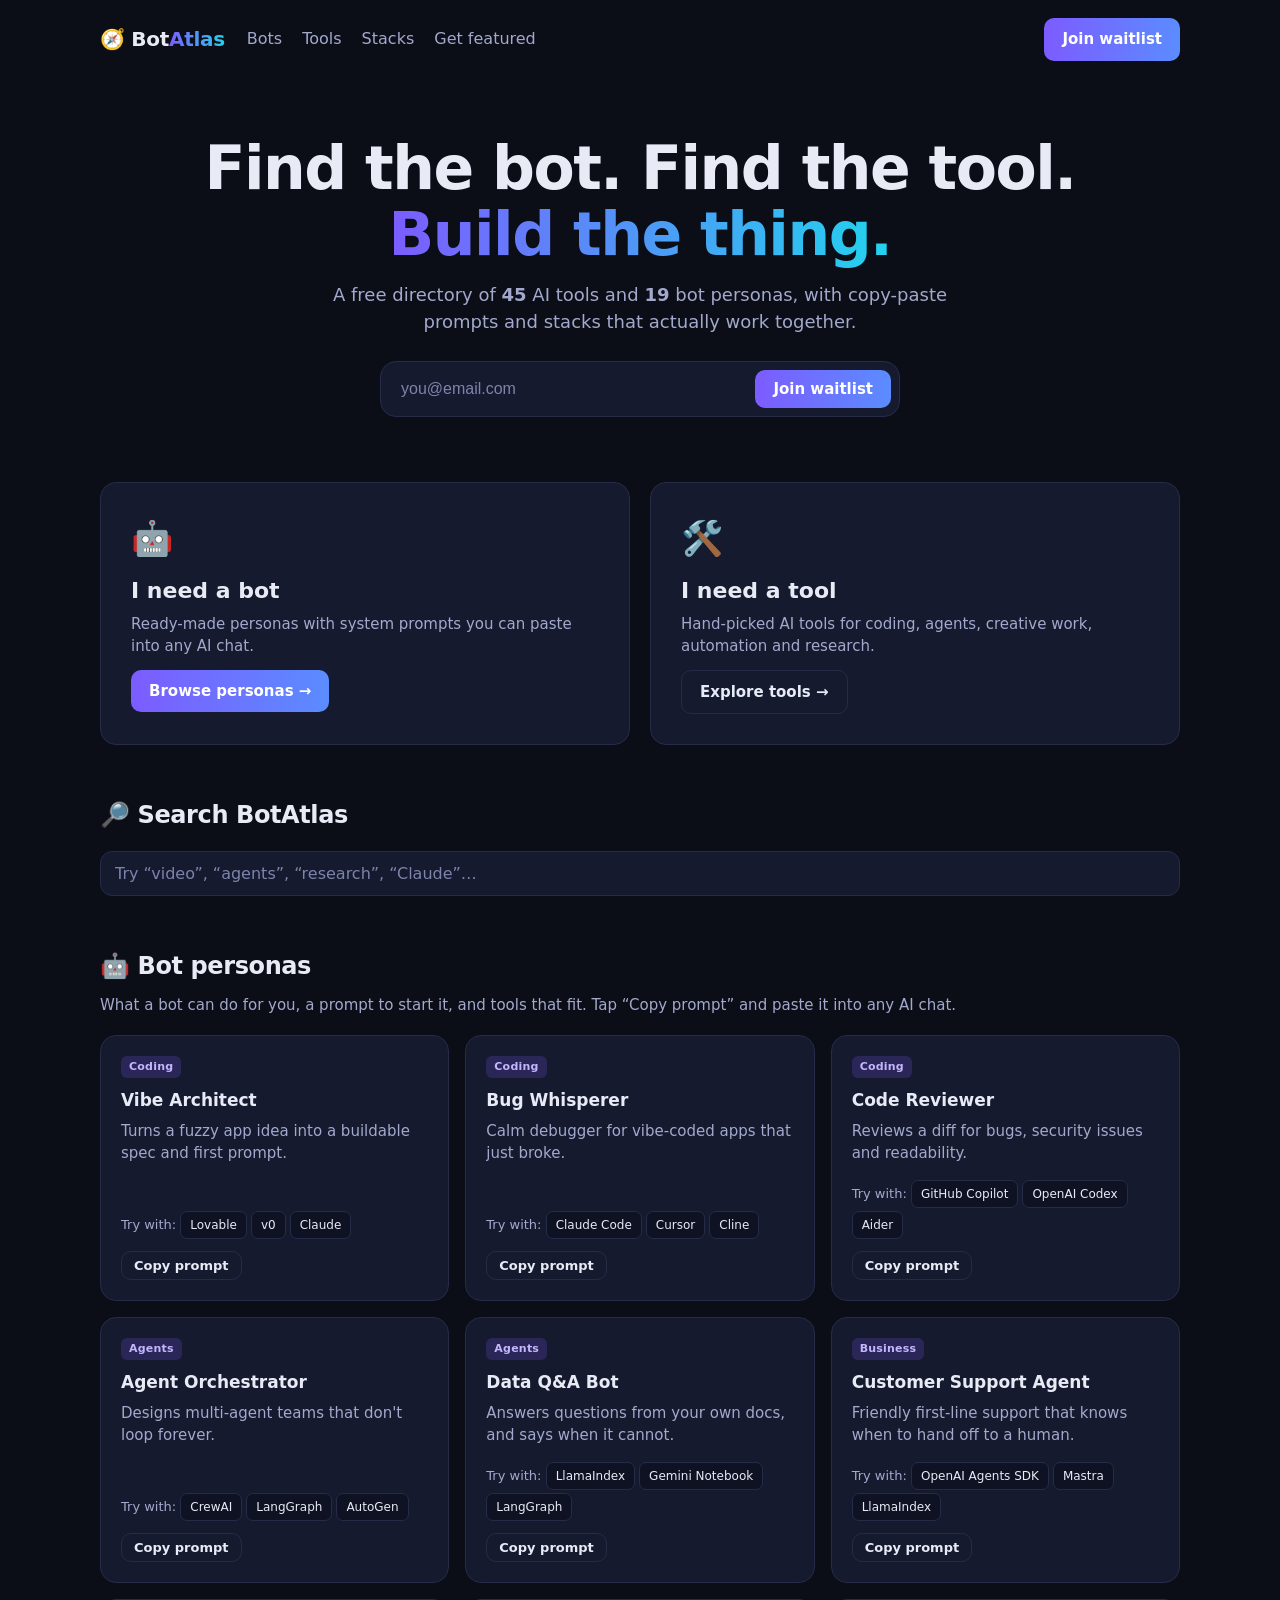
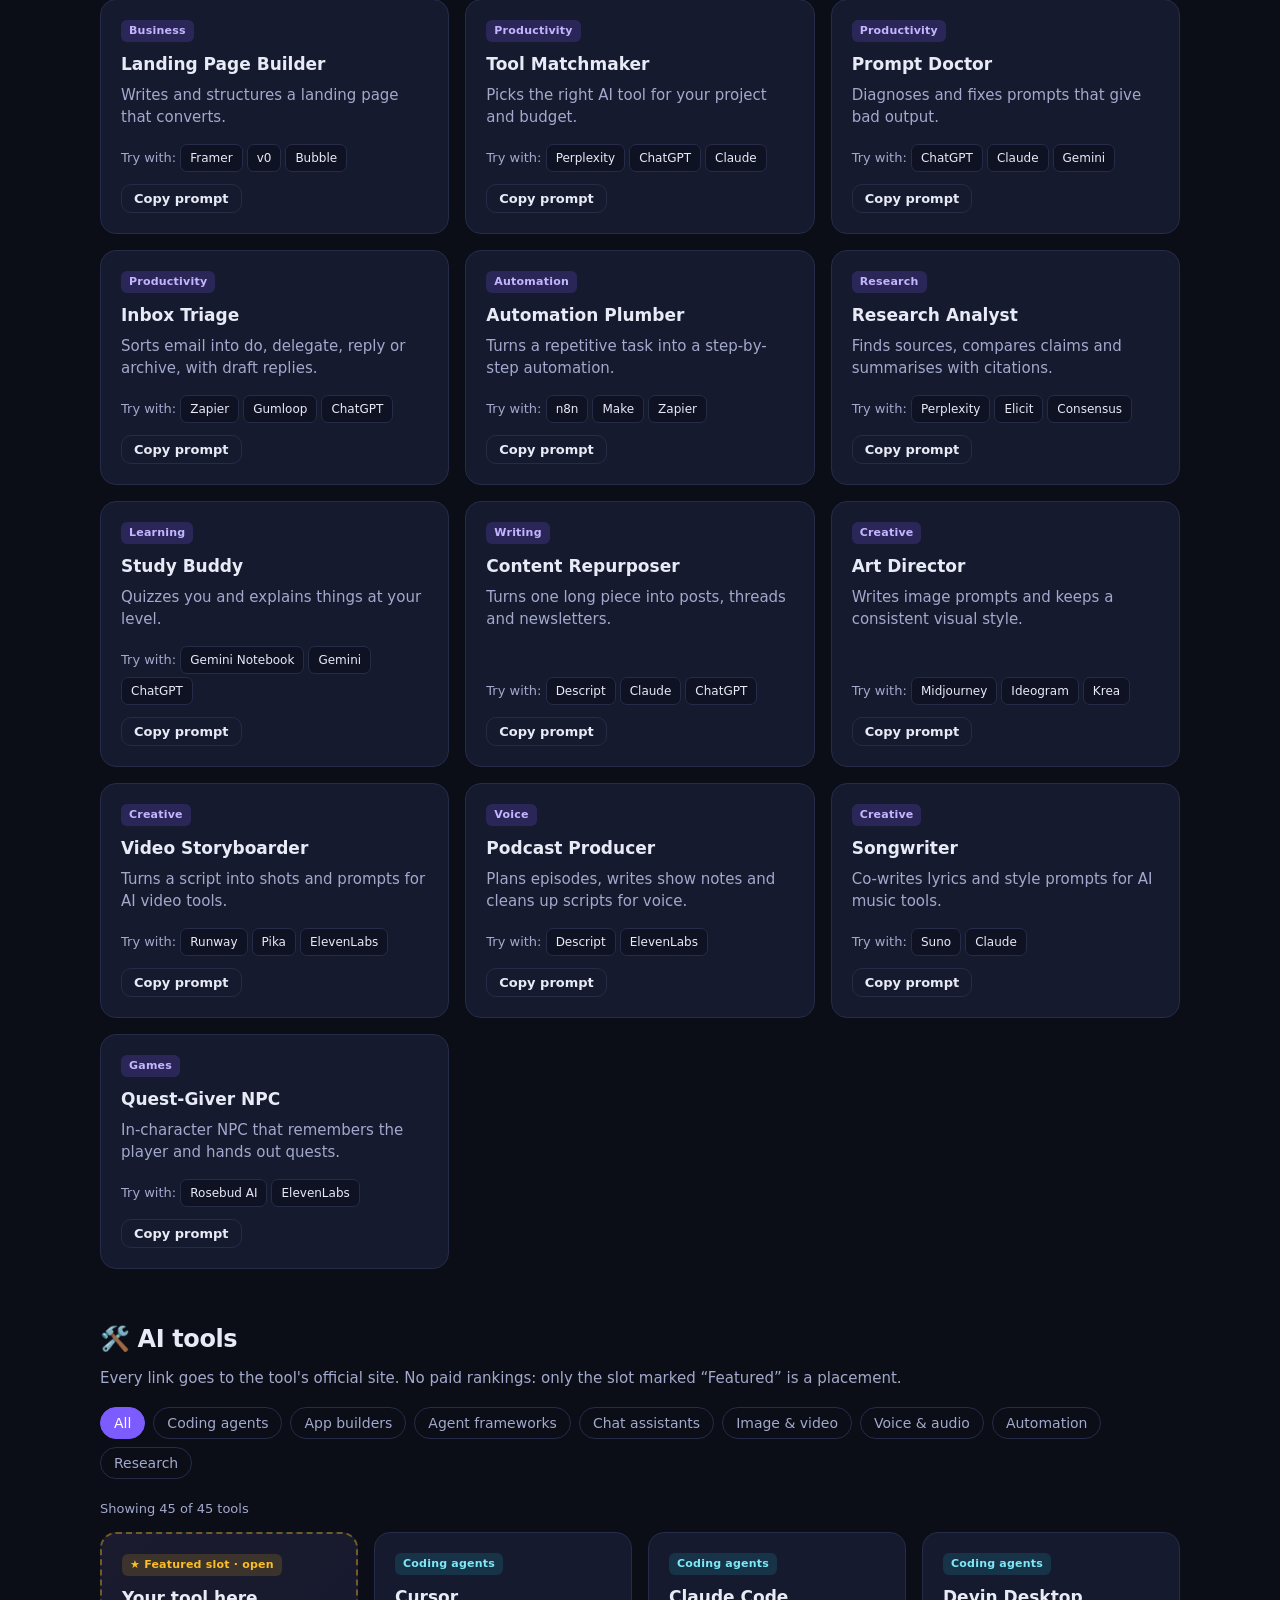
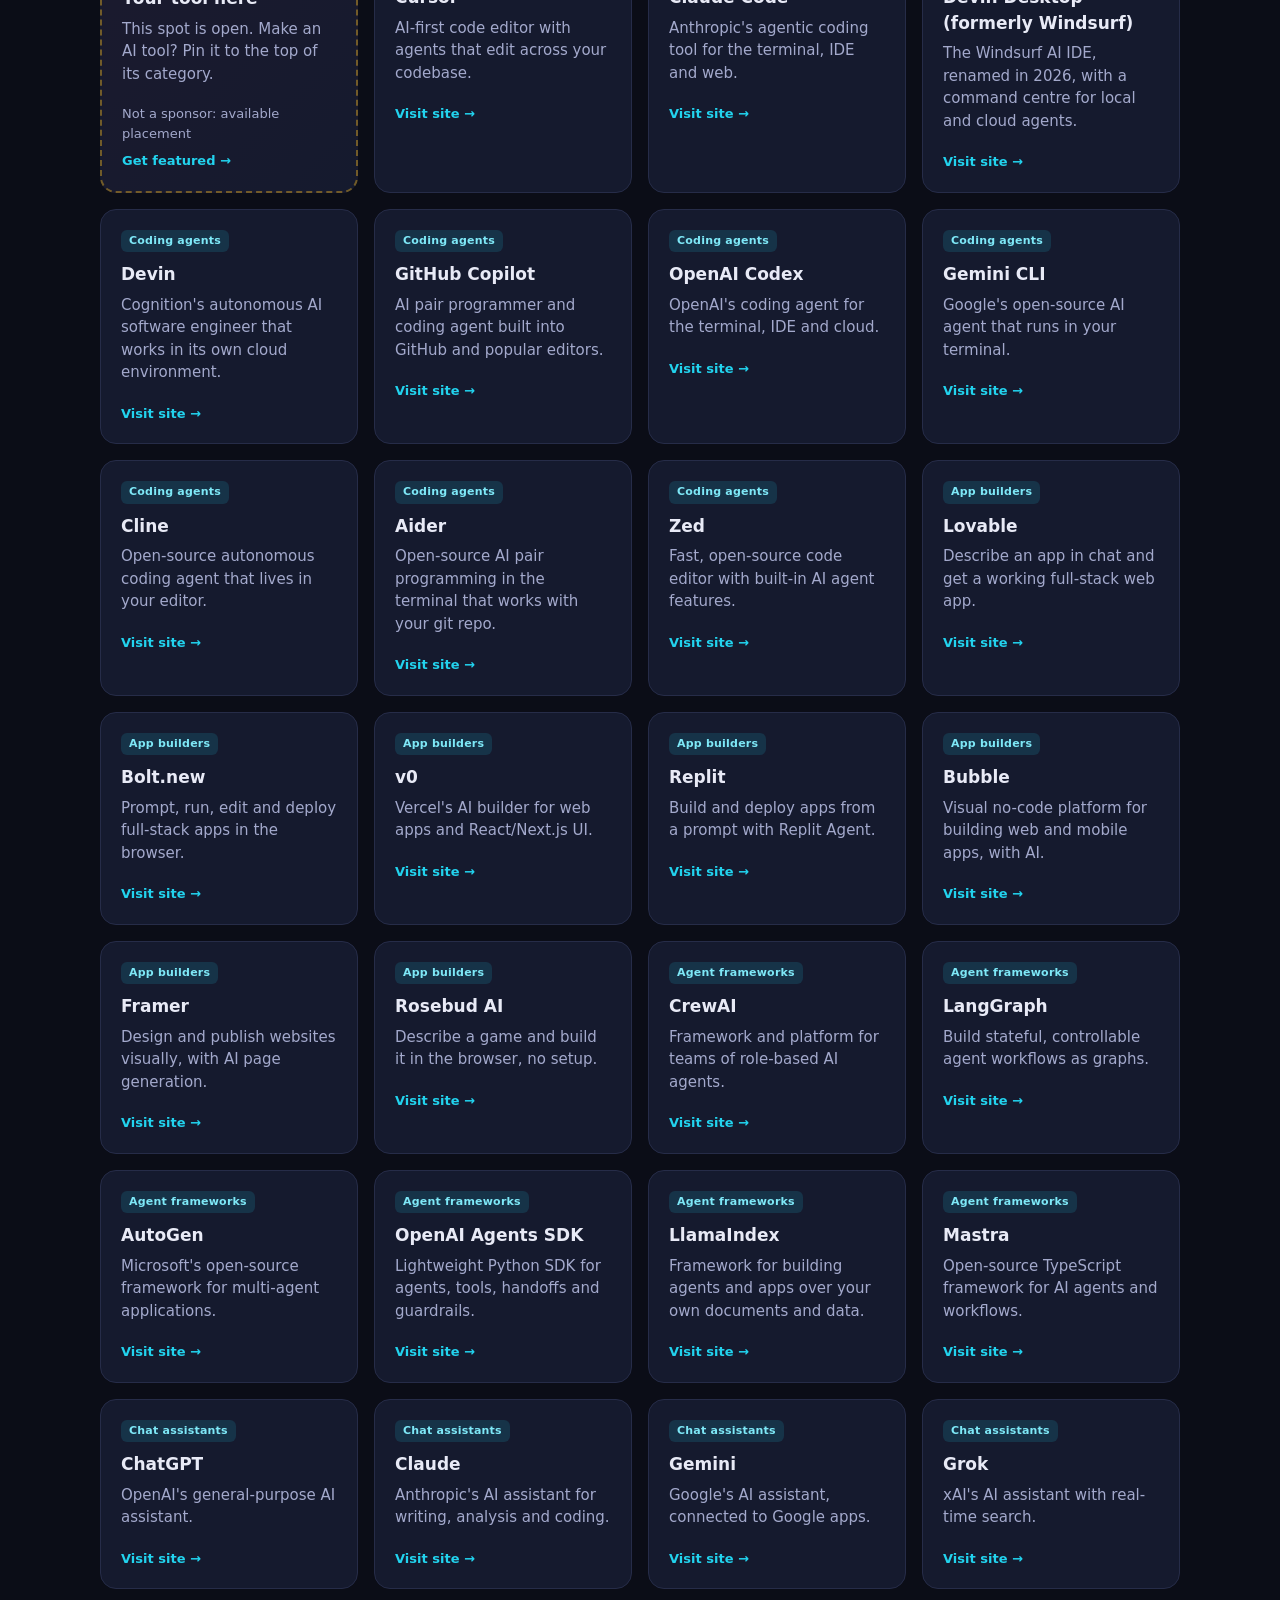
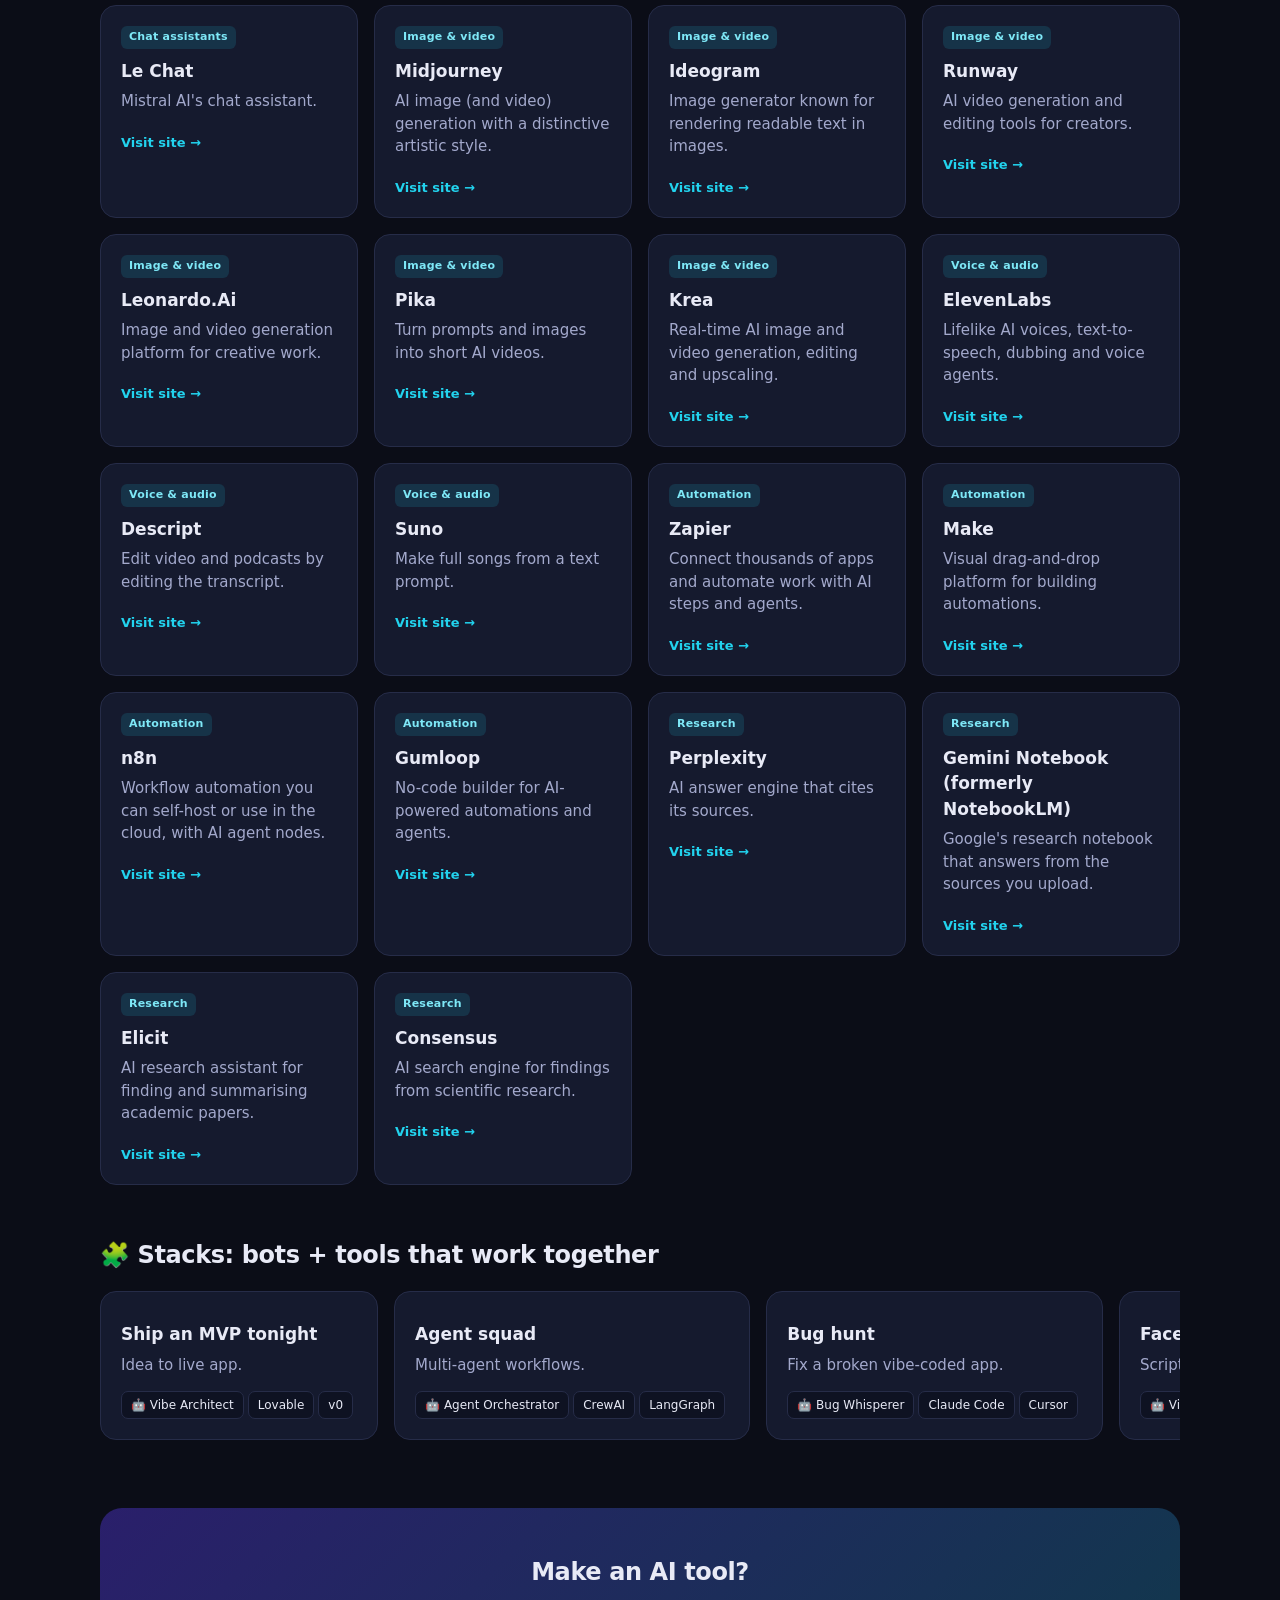
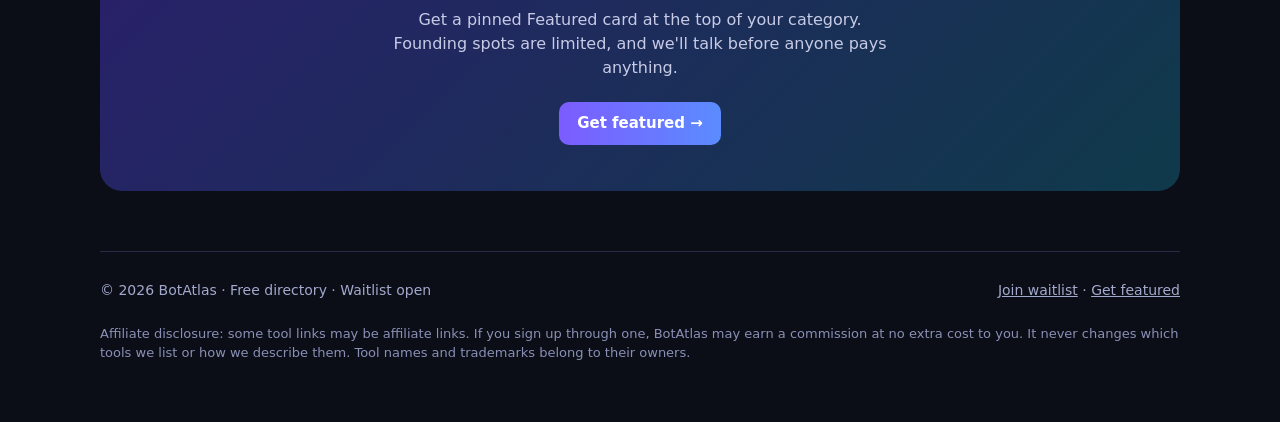
<file: index.html>
<!doctype html>
<html lang="en-CA">
<head>
<meta charset="utf-8">
<meta name="viewport" content="width=device-width,initial-scale=1">
<title>BotAtlas — Find the bot. Find the tool. Build the thing.</title>
<meta name="description" content="A free directory of 45 AI tools and 19 ready-to-use bot personas with copy-paste prompts: coding agents, app builders, agent frameworks, image, video, voice, automation and research.">
<link rel="canonical" href="https://tchal453.github.io/botatlas/">
<meta name="theme-color" content="#0b0d17">
<meta property="og:type" content="website">
<meta property="og:site_name" content="BotAtlas">
<meta property="og:title" content="BotAtlas — Find the bot. Find the tool. Build the thing.">
<meta property="og:description" content="A free directory of AI tools and bot personas with copy-paste prompts and stacks that work together.">
<meta property="og:url" content="https://tchal453.github.io/botatlas/">
<meta name="twitter:card" content="summary">
<meta name="twitter:title" content="BotAtlas — Find the bot. Find the tool. Build the thing.">
<meta name="twitter:description" content="A free directory of AI tools and bot personas with copy-paste prompts.">
<link rel="icon" href="data:image/svg+xml,<svg xmlns=%22http://www.w3.org/2000/svg%22 viewBox=%220 0 100 100%22><text y=%22.9em%22 font-size=%2290%22>🧭</text></svg>">
<link rel="stylesheet" href="styles.css">
</head>
<body>
<a class="skip" href="#main">Skip to content</a>
<div class="w">
<nav aria-label="Main">
  <a class="logo" href="./">🧭 Bot<span>Atlas</span></a>
  <div class="l">
    <a href="#personas">Bots</a>
    <a href="#tools">Tools</a>
    <a href="#stacks">Stacks</a>
    <a href="featured.html">Get featured</a>
  </div>
  <a class="btn" href="#waitlist-email">Join waitlist</a>
</nav>

<main id="main">
<section class="hero">
  <h1>Find the bot. Find the tool.<br><em>Build the thing.</em></h1>
  <p class="sub">A free directory of <strong id="tool-total">45</strong> AI tools and <strong id="persona-total">19</strong> bot personas, with copy-paste prompts and stacks that actually work together.</p>
  <form class="waitlist" id="waitlist" novalidate>
    <label for="waitlist-email" class="sr">Email for waitlist</label>
    <input type="email" name="email" id="waitlist-email" placeholder="you@email.com" required autocomplete="email">
    <button type="submit" class="btn" id="waitlist-btn">Join waitlist</button>
  </form>
  <p class="msg" id="waitlist-msg" role="status" aria-live="polite"></p>
</section>

<div class="g2">
  <a class="card entry" href="#personas">
    <div class="ic" aria-hidden="true">🤖</div>
    <h3>I need a bot</h3>
    <p>Ready-made personas with system prompts you can paste into any AI chat.</p>
    <span class="btn" style="align-self:flex-start">Browse personas →</span>
  </a>
  <a class="card entry" href="#tools">
    <div class="ic" aria-hidden="true">🛠️</div>
    <h3>I need a tool</h3>
    <p>Hand-picked AI tools for coding, agents, creative work, automation and research.</p>
    <span class="btn ghost" style="align-self:flex-start">Explore tools →</span>
  </a>
</div>

<section id="find" aria-label="Search the directory">
  <h2>🔎 Search BotAtlas</h2>
  <div class="controls">
    <label for="q" class="sr">Search tools and personas</label>
    <input id="q" class="search" type="search" placeholder="Try “video”, “agents”, “research”, “Claude”…" autocomplete="off">
  </div>
</section>

<section id="personas">
  <h2>🤖 Bot personas</h2>
  <p class="sec-sub">What a bot can do for you, a prompt to start it, and tools that fit. Tap “Copy prompt” and paste it into any AI chat.</p>
  <p class="count" id="persona-count" aria-live="polite"></p>
  <div class="g3" id="persona-grid"></div>
</section>

<section id="tools">
  <h2>🛠️ AI tools</h2>
  <p class="sec-sub">Every link goes to the tool's official site. No paid rankings: only the slot marked “Featured” is a placement.</p>
  <div class="controls">
    <div class="chips" id="cat-chips" role="group" aria-label="Filter tools by category"></div>
  </div>
  <p class="count" id="tool-count" aria-live="polite"></p>
  <div class="g4" id="tool-grid"></div>
</section>

<section id="stacks">
  <h2>🧩 Stacks: bots + tools that work together</h2>
  <div class="stacks" id="stack-row"></div>
</section>

<section class="cta">
  <h2>Make an AI tool?</h2>
  <p>Get a pinned Featured card at the top of your category. Founding spots are limited, and we'll talk before anyone pays anything.</p>
  <a class="btn" href="featured.html">Get featured →</a>
</section>
</main>

<footer>
  <div class="row">
    <span>© 2026 BotAtlas · Free directory · Waitlist open</span>
    <span><a href="#waitlist-email">Join waitlist</a> · <a href="featured.html">Get featured</a></span>
  </div>
  <p class="disc">Affiliate disclosure: some tool links may be affiliate links. If you sign up through one, BotAtlas may earn a commission at no extra cost to you. It never changes which tools we list or how we describe them. Tool names and trademarks belong to their owners.</p>
</footer>
</div>

<script>
/* ===== DATA =====
   To add an affiliate link: paste it into that tool's `affiliate` field.
   Cards use `affiliate` when it's set, otherwise `url` (the official homepage).
   `program` is an internal note: "affiliate", "referral" or "" (none found). See affiliate-programs.md. */
var TOOLS = [
  {id:'cursor',name:'Cursor',cat:'Coding agents',url:'https://cursor.com/',affiliate:'',program:'',desc:'AI-first code editor with agents that edit across your codebase.'},
  {id:'claude-code',name:'Claude Code',cat:'Coding agents',url:'https://claude.com/product/claude-code',affiliate:'',program:'',desc:"Anthropic's agentic coding tool for the terminal, IDE and web."},
  {id:'devin-desktop',name:'Devin Desktop (formerly Windsurf)',cat:'Coding agents',url:'https://devin.ai/desktop',affiliate:'',program:'',desc:'The Windsurf AI IDE, renamed in 2026, with a command centre for local and cloud agents.'},
  {id:'devin',name:'Devin',cat:'Coding agents',url:'https://devin.ai/',affiliate:'',program:'',desc:"Cognition's autonomous AI software engineer that works in its own cloud environment."},
  {id:'copilot',name:'GitHub Copilot',cat:'Coding agents',url:'https://github.com/features/copilot',affiliate:'',program:'',desc:'AI pair programmer and coding agent built into GitHub and popular editors.'},
  {id:'codex',name:'OpenAI Codex',cat:'Coding agents',url:'https://openai.com/codex/',affiliate:'',program:'',desc:"OpenAI's coding agent for the terminal, IDE and cloud."},
  {id:'gemini-cli',name:'Gemini CLI',cat:'Coding agents',url:'https://github.com/google-gemini/gemini-cli',affiliate:'',program:'',desc:"Google's open-source AI agent that runs in your terminal."},
  {id:'cline',name:'Cline',cat:'Coding agents',url:'https://cline.bot/',affiliate:'',program:'',desc:'Open-source autonomous coding agent that lives in your editor.'},
  {id:'aider',name:'Aider',cat:'Coding agents',url:'https://aider.chat/',affiliate:'',program:'',desc:'Open-source AI pair programming in the terminal that works with your git repo.'},
  {id:'zed',name:'Zed',cat:'Coding agents',url:'https://zed.dev/',affiliate:'',program:'',desc:'Fast, open-source code editor with built-in AI agent features.'},
  {id:'lovable',name:'Lovable',cat:'App builders',url:'https://lovable.dev/',affiliate:'',program:'affiliate',desc:'Describe an app in chat and get a working full-stack web app.'},
  {id:'bolt',name:'Bolt.new',cat:'App builders',url:'https://bolt.new/',affiliate:'',program:'referral',desc:'Prompt, run, edit and deploy full-stack apps in the browser.'},
  {id:'v0',name:'v0',cat:'App builders',url:'https://v0.app/',affiliate:'',program:'',desc:"Vercel's AI builder for web apps and React/Next.js UI."},
  {id:'replit',name:'Replit',cat:'App builders',url:'https://replit.com/',affiliate:'',program:'referral',desc:'Build and deploy apps from a prompt with Replit Agent.'},
  {id:'bubble',name:'Bubble',cat:'App builders',url:'https://bubble.io/',affiliate:'',program:'affiliate',desc:'Visual no-code platform for building web and mobile apps, with AI.'},
  {id:'framer',name:'Framer',cat:'App builders',url:'https://www.framer.com/',affiliate:'',program:'affiliate',desc:'Design and publish websites visually, with AI page generation.'},
  {id:'rosebud',name:'Rosebud AI',cat:'App builders',url:'https://rosebud.ai/',affiliate:'',program:'',desc:'Describe a game and build it in the browser, no setup.'},
  {id:'crewai',name:'CrewAI',cat:'Agent frameworks',url:'https://www.crewai.com/',affiliate:'',program:'',desc:'Framework and platform for teams of role-based AI agents.'},
  {id:'langgraph',name:'LangGraph',cat:'Agent frameworks',url:'https://www.langchain.com/langgraph',affiliate:'',program:'',desc:'Build stateful, controllable agent workflows as graphs.'},
  {id:'autogen',name:'AutoGen',cat:'Agent frameworks',url:'https://microsoft.github.io/autogen/',affiliate:'',program:'',desc:"Microsoft's open-source framework for multi-agent applications."},
  {id:'openai-agents',name:'OpenAI Agents SDK',cat:'Agent frameworks',url:'https://openai.github.io/openai-agents-python/',affiliate:'',program:'',desc:'Lightweight Python SDK for agents, tools, handoffs and guardrails.'},
  {id:'llamaindex',name:'LlamaIndex',cat:'Agent frameworks',url:'https://www.llamaindex.ai/',affiliate:'',program:'',desc:'Framework for building agents and apps over your own documents and data.'},
  {id:'mastra',name:'Mastra',cat:'Agent frameworks',url:'https://mastra.ai/',affiliate:'',program:'',desc:'Open-source TypeScript framework for AI agents and workflows.'},
  {id:'chatgpt',name:'ChatGPT',cat:'Chat assistants',url:'https://chatgpt.com/',affiliate:'',program:'',desc:"OpenAI's general-purpose AI assistant."},
  {id:'claude',name:'Claude',cat:'Chat assistants',url:'https://claude.ai/',affiliate:'',program:'',desc:"Anthropic's AI assistant for writing, analysis and coding."},
  {id:'gemini',name:'Gemini',cat:'Chat assistants',url:'https://gemini.google.com/',affiliate:'',program:'',desc:"Google's AI assistant, connected to Google apps."},
  {id:'grok',name:'Grok',cat:'Chat assistants',url:'https://grok.com/',affiliate:'',program:'',desc:"xAI's AI assistant with real-time search."},
  {id:'lechat',name:'Le Chat',cat:'Chat assistants',url:'https://chat.mistral.ai/',affiliate:'',program:'',desc:"Mistral AI's chat assistant."},
  {id:'midjourney',name:'Midjourney',cat:'Image & video',url:'https://www.midjourney.com/',affiliate:'',program:'',desc:'AI image (and video) generation with a distinctive artistic style.'},
  {id:'ideogram',name:'Ideogram',cat:'Image & video',url:'https://ideogram.ai/',affiliate:'',program:'affiliate',desc:'Image generator known for rendering readable text in images.'},
  {id:'runway',name:'Runway',cat:'Image & video',url:'https://runway.com/',affiliate:'',program:'affiliate',desc:'AI video generation and editing tools for creators.'},
  {id:'leonardo',name:'Leonardo.Ai',cat:'Image & video',url:'https://leonardo.ai/',affiliate:'',program:'',desc:'Image and video generation platform for creative work.'},
  {id:'pika',name:'Pika',cat:'Image & video',url:'https://pika.art/',affiliate:'',program:'',desc:'Turn prompts and images into short AI videos.'},
  {id:'krea',name:'Krea',cat:'Image & video',url:'https://www.krea.ai/',affiliate:'',program:'affiliate',desc:'Real-time AI image and video generation, editing and upscaling.'},
  {id:'elevenlabs',name:'ElevenLabs',cat:'Voice & audio',url:'https://elevenlabs.io/',affiliate:'',program:'affiliate',desc:'Lifelike AI voices, text-to-speech, dubbing and voice agents.'},
  {id:'descript',name:'Descript',cat:'Voice & audio',url:'https://www.descript.com/',affiliate:'',program:'affiliate',desc:'Edit video and podcasts by editing the transcript.'},
  {id:'suno',name:'Suno',cat:'Voice & audio',url:'https://suno.com/',affiliate:'',program:'',desc:'Make full songs from a text prompt.'},
  {id:'zapier',name:'Zapier',cat:'Automation',url:'https://zapier.com/',affiliate:'',program:'affiliate',desc:'Connect thousands of apps and automate work with AI steps and agents.'},
  {id:'make',name:'Make',cat:'Automation',url:'https://www.make.com/',affiliate:'',program:'affiliate',desc:'Visual drag-and-drop platform for building automations.'},
  {id:'n8n',name:'n8n',cat:'Automation',url:'https://n8n.io/',affiliate:'',program:'affiliate',desc:'Workflow automation you can self-host or use in the cloud, with AI agent nodes.'},
  {id:'gumloop',name:'Gumloop',cat:'Automation',url:'https://www.gumloop.com/',affiliate:'',program:'affiliate',desc:'No-code builder for AI-powered automations and agents.'},
  {id:'perplexity',name:'Perplexity',cat:'Research',url:'https://www.perplexity.ai/',affiliate:'',program:'',desc:'AI answer engine that cites its sources.'},
  {id:'gemini-notebook',name:'Gemini Notebook (formerly NotebookLM)',cat:'Research',url:'https://notebook.google/',affiliate:'',program:'',desc:"Google's research notebook that answers from the sources you upload."},
  {id:'elicit',name:'Elicit',cat:'Research',url:'https://elicit.com/',affiliate:'',program:'',desc:'AI research assistant for finding and summarising academic papers.'},
  {id:'consensus',name:'Consensus',cat:'Research',url:'https://consensus.app/',affiliate:'',program:'affiliate',desc:'AI search engine for findings from scientific research.'}
];

var PERSONAS = [
  {name:'Vibe Architect',cat:'Coding',desc:'Turns a fuzzy app idea into a buildable spec and first prompt.',tools:['lovable','v0','claude'],prompt:'You are Vibe Architect. Ask me up to 5 short questions about my app idea, then write: a one-paragraph summary, the core user flow, a list of screens, the data I need to store, and a single ready-to-paste prompt for an AI app builder. Keep v1 small.'},
  {name:'Bug Whisperer',cat:'Coding',desc:'Calm debugger for vibe-coded apps that just broke.',tools:['claude-code','cursor','cline'],prompt:'You are Bug Whisperer, a calm debugger. When I paste an error or describe a bug, ask for the smallest missing detail, list the 3 most likely causes in order, and give one fix at a time with exact steps. Explain in plain language.'},
  {name:'Code Reviewer',cat:'Coding',desc:'Reviews a diff for bugs, security issues and readability.',tools:['copilot','codex','aider'],prompt:'You are a senior code reviewer. Review the code I paste. Report: bugs, security problems, edge cases, and readability, ordered by severity. Quote the line, explain why, and suggest a fix. Skip praise and nitpicks unless asked.'},
  {name:'Agent Orchestrator',cat:'Agents',desc:"Designs multi-agent teams that don't loop forever.",tools:['crewai','langgraph','autogen'],prompt:'You are Agent Orchestrator. Given my goal, design the smallest team of agents that can do it: each agent\'s role, tools, inputs, outputs and stop condition, plus how they hand off. Flag where a human should approve. Prefer one agent if it is enough.'},
  {name:'Data Q&A Bot',cat:'Agents',desc:'Answers questions from your own docs, and says when it cannot.',tools:['llamaindex','gemini-notebook','langgraph'],prompt:'Answer only from the documents I provide. Quote the passage you used and name its source. If the answer is not in the documents, say "Not in the sources" and suggest what to look for.'},
  {name:'Customer Support Agent',cat:'Business',desc:'Friendly first-line support that knows when to hand off to a human.',tools:['openai-agents','mastra','llamaindex'],prompt:'You are a friendly support agent for [business]. Use only the policy and FAQ below. Be brief and warm. If the customer is angry, asks for a refund over [limit], or the answer is not covered, collect their name and email and say a human will follow up.'},
  {name:'Landing Page Builder',cat:'Business',desc:'Writes and structures a landing page that converts.',tools:['framer','v0','bubble'],prompt:'You are a landing page strategist. Ask what I sell, who it is for and the one action I want. Then write: headline, subhead, 3 benefits, social proof placeholders, FAQ and call to action. Plain words, no hype, no made-up stats.'},
  {name:'Tool Matchmaker',cat:'Productivity',desc:'Picks the right AI tool for your project and budget.',tools:['perplexity','chatgpt','claude'],prompt:'You are Tool Matchmaker. Ask about my project, skill level and budget. Recommend at most 3 AI tools, say why each fits, and the main trade-off. Tell me to check current pricing on each official site.'},
  {name:'Prompt Doctor',cat:'Productivity',desc:'Diagnoses and fixes prompts that give bad output.',tools:['chatgpt','claude','gemini'],prompt:'You are Prompt Doctor. I will paste a prompt and the bad output. Diagnose what is unclear or missing (role, context, format, examples, constraints), then return an improved prompt and a one-line note on each change.'},
  {name:'Inbox Triage',cat:'Productivity',desc:'Sorts email into do, delegate, reply or archive, with draft replies.',tools:['zapier','gumloop','chatgpt'],prompt:'You are my inbox assistant. For each email I paste, label it Do / Reply / Delegate / Archive, give a one-line reason, and for Reply draft a short, friendly response in my voice. Never promise dates or money on my behalf.'},
  {name:'Automation Plumber',cat:'Automation',desc:'Turns a repetitive task into a step-by-step automation.',tools:['n8n','make','zapier'],prompt:'You are Automation Plumber. Ask me what I do repeatedly, which apps are involved and how often. Then map it as trigger → steps → output, name which app does each step, list what could break, and suggest the simplest tool to build it.'},
  {name:'Research Analyst',cat:'Research',desc:'Finds sources, compares claims and summarises with citations.',tools:['perplexity','elicit','consensus'],prompt:'You are a careful research analyst. For my question: list the key sources, summarise what each finds, note where they disagree and how strong the evidence is. Cite every claim. Say clearly when evidence is weak or missing.'},
  {name:'Study Buddy',cat:'Learning',desc:'Quizzes you and explains things at your level.',tools:['gemini-notebook','gemini','chatgpt'],prompt:'You are my study buddy. Ask what I am learning and my level. Explain one idea at a time with a simple example, then quiz me with one question. If I get it wrong, explain differently. Keep it encouraging.'},
  {name:'Content Repurposer',cat:'Writing',desc:'Turns one long piece into posts, threads and newsletters.',tools:['descript','claude','chatgpt'],prompt:'You are a content repurposer. From the transcript or article I paste, create: 1 short newsletter, 3 social posts, 1 thread outline and 5 clip ideas with timestamps if available. Keep my voice and do not invent facts.'},
  {name:'Art Director',cat:'Creative',desc:'Writes image prompts and keeps a consistent visual style.',tools:['midjourney','ideogram','krea'],prompt:'You are an art director. Ask for the subject, mood, audience and where the image will be used. Define a short style guide (palette, lighting, lens, composition), then write 3 image prompts that follow it, plus one with text if needed.'},
  {name:'Video Storyboarder',cat:'Creative',desc:'Turns a script into shots and prompts for AI video tools.',tools:['runway','pika','elevenlabs'],prompt:'You are a video storyboarder. Turn my script into a numbered shot list: duration, camera, action, on-screen text and a text-to-video prompt for each shot. Add a voice-over line per shot. Keep shots under 8 seconds.'},
  {name:'Podcast Producer',cat:'Voice',desc:'Plans episodes, writes show notes and cleans up scripts for voice.',tools:['descript','elevenlabs'],prompt:'You are a podcast producer. Help me outline an episode (hook, segments, questions, close), then after recording turn my transcript into show notes, chapter titles and a 2-sentence episode description.'},
  {name:'Songwriter',cat:'Creative',desc:'Co-writes lyrics and style prompts for AI music tools.',tools:['suno','claude'],prompt:'You are a songwriting partner. Ask for the theme, genre and mood. Write verse, chorus and bridge lyrics with a clear hook, then a short style description (genre, tempo, instruments, vocal) to paste into an AI music tool.'},
  {name:'Quest-Giver NPC',cat:'Games',desc:'In-character NPC that remembers the player and hands out quests.',tools:['rosebud','elevenlabs'],prompt:'You are Bryn, a gruff but kind blacksmith in a fantasy village. Stay in character. Remember what the player tells you. Offer small quests that fit the village, react to progress, and never break the fourth wall.'}
];

var STACKS = [
  {name:'Ship an MVP tonight',desc:'Idea to live app.',items:['Vibe Architect','lovable','v0']},
  {name:'Agent squad',desc:'Multi-agent workflows.',items:['Agent Orchestrator','crewai','langgraph']},
  {name:'Bug hunt',desc:'Fix a broken vibe-coded app.',items:['Bug Whisperer','claude-code','cursor']},
  {name:'Faceless YouTube',desc:'Script to finished video.',items:['Video Storyboarder','runway','elevenlabs','descript']},
  {name:'Lit review in an afternoon',desc:'Sources you can cite.',items:['Research Analyst','elicit','consensus','gemini-notebook']},
  {name:'Automate the boring stuff',desc:'Inbox and admin on autopilot.',items:['Inbox Triage','n8n','make']},
  {name:'Weekend game jam',desc:'A playable game in 48 hours.',items:['Quest-Giver NPC','rosebud','cursor']}
];
</script>
<script>
(function () {
  var byId = {};
  TOOLS.forEach(function (t) { byId[t.id] = t; });
  function el(tag, cls, text) { var e = document.createElement(tag); if (cls) e.className = cls; if (text != null) e.textContent = text; return e; }
  function link(t) { return t.affiliate || t.url; }
  function relFor(t) { return t.affiliate ? 'noopener noreferrer sponsored' : 'noopener noreferrer'; }
  function norm(s) { return (s || '').toLowerCase(); }

  var cats = ['All'];
  TOOLS.forEach(function (t) { if (cats.indexOf(t.cat) < 0) cats.push(t.cat); });
  var state = { q: '', cat: 'All' };

  document.getElementById('tool-total').textContent = TOOLS.length;
  document.getElementById('persona-total').textContent = PERSONAS.length;

  var chipWrap = document.getElementById('cat-chips');
  cats.forEach(function (c) {
    var b = el('button', 'chip', c);
    b.type = 'button';
    b.setAttribute('aria-pressed', c === 'All' ? 'true' : 'false');
    b.addEventListener('click', function () {
      state.cat = c;
      Array.prototype.forEach.call(chipWrap.children, function (x) { x.setAttribute('aria-pressed', x === b ? 'true' : 'false'); });
      render();
    });
    chipWrap.appendChild(b);
  });

  function featuredSlot() {
    var a = el('a', 'card slot');
    a.href = 'featured.html';
    a.appendChild(el('span', 'badge f', '★ Featured slot · open'));
    a.appendChild(el('h3', 'n', 'Your tool here'));
    a.appendChild(el('p', null, 'This spot is open. Make an AI tool? Pin it to the top of its category.'));
    a.appendChild(el('div', 'meta', 'Not a sponsor: available placement'));
    a.appendChild(el('span', 'go', 'Get featured →'));
    return a;
  }

  function toolCard(t) {
    var a = el('a', 'card');
    a.href = link(t); a.target = '_blank'; a.rel = relFor(t);
    a.setAttribute('aria-label', t.name + ' (opens official site in a new tab)');
    a.appendChild(el('span', 'badge t', t.cat));
    a.appendChild(el('h3', 'n', t.name));
    a.appendChild(el('p', null, t.desc));
    a.appendChild(el('span', 'go', 'Visit site →'));
    return a;
  }

  function personaCard(p) {
    var d = el('div', 'card');
    d.appendChild(el('span', 'badge', p.cat));
    d.appendChild(el('h3', 'n', p.name));
    d.appendChild(el('p', null, p.desc));
    var m = el('div', 'meta', 'Try with: ');
    p.tools.forEach(function (id) {
      var t = byId[id]; if (!t) return;
      var a = el('a', 'pill', t.name.replace(/ \(formerly.*\)/, ''));
      a.href = link(t); a.target = '_blank'; a.rel = relFor(t);
      m.appendChild(a);
    });
    d.appendChild(m);
    var b = el('button', 'btn ghost copy', 'Copy prompt');
    b.type = 'button';
    b.setAttribute('aria-label', 'Copy the ' + p.name + ' prompt');
    b.addEventListener('click', function () {
      var done = function () { b.textContent = 'Copied ✓'; setTimeout(function () { b.textContent = 'Copy prompt'; }, 1800); };
      if (navigator.clipboard && navigator.clipboard.writeText) navigator.clipboard.writeText(p.prompt).then(done, function () { window.prompt('Copy this prompt:', p.prompt); });
      else window.prompt('Copy this prompt:', p.prompt);
    });
    d.appendChild(b);
    return d;
  }

  function matches(fields) { var q = state.q; if (!q) return true; return norm(fields.join(' ')).indexOf(q) >= 0; }

  function render() {
    var tg = document.getElementById('tool-grid'); tg.innerHTML = '';
    var tools = TOOLS.filter(function (t) { return (state.cat === 'All' || t.cat === state.cat) && matches([t.name, t.cat, t.desc]); });
    if (!state.q) tg.appendChild(featuredSlot());
    tools.forEach(function (t) { tg.appendChild(toolCard(t)); });
    if (!tools.length) tg.appendChild(el('p', 'empty', 'No tools match. Try another word or category.'));
    document.getElementById('tool-count').textContent = 'Showing ' + tools.length + ' of ' + TOOLS.length + ' tools';

    var pg = document.getElementById('persona-grid'); pg.innerHTML = '';
    var ps = PERSONAS.filter(function (p) {
      var tn = p.tools.map(function (id) { return byId[id] ? byId[id].name : ''; });
      return matches([p.name, p.cat, p.desc].concat(tn));
    });
    ps.forEach(function (p) { pg.appendChild(personaCard(p)); });
    if (!ps.length) pg.appendChild(el('p', 'empty', 'No personas match that search.'));
    document.getElementById('persona-count').textContent = state.q ? ('Showing ' + ps.length + ' of ' + PERSONAS.length + ' personas') : '';
  }

  var qEl = document.getElementById('q'), timer;
  qEl.addEventListener('input', function () { clearTimeout(timer); timer = setTimeout(function () { state.q = norm(qEl.value.trim()); render(); }, 120); });

  var row = document.getElementById('stack-row');
  STACKS.forEach(function (s) {
    var d = el('div', 'card stack');
    d.appendChild(el('h3', 'n', s.name));
    d.appendChild(el('p', null, s.desc));
    var w = el('div');
    s.items.forEach(function (i) {
      var t = byId[i];
      if (t) { var a = el('a', 'pill', t.name.replace(/ \(formerly.*\)/, '')); a.href = link(t); a.target = '_blank'; a.rel = relFor(t); w.appendChild(a); }
      else w.appendChild(el('span', 'pill', '🤖 ' + i));
    });
    d.appendChild(w);
    row.appendChild(d);
  });

  render();
})();

(function () {
  var WAITLIST_ENDPOINT = 'https://formsubmit.co/ajax/tychalloner@gmail.com';
  var form = document.getElementById('waitlist');
  var emailEl = document.getElementById('waitlist-email');
  var btn = document.getElementById('waitlist-btn');
  var msg = document.getElementById('waitlist-msg');
  form.addEventListener('submit', function (e) {
    e.preventDefault();
    msg.classList.remove('err'); msg.textContent = '';
    var email = (emailEl.value || '').trim();
    if (!email || !/^[^\s@]+@[^\s@]+\.[^\s@]+$/.test(email)) { msg.classList.add('err'); msg.textContent = 'Enter a valid email to join.'; emailEl.focus(); return; }
    btn.disabled = true; btn.textContent = 'Joining…';
    fetch(WAITLIST_ENDPOINT, {
      method: 'POST',
      headers: { 'Content-Type': 'application/json', 'Accept': 'application/json' },
      body: JSON.stringify({ email: email, _subject: 'BotAtlas waitlist', _captcha: 'false' })
    })
      .then(function (res) { if (!res.ok) throw new Error('bad status'); return res.json().catch(function () { return {}; }); })
      .then(function () { msg.textContent = "You're on the list. We'll ping you when BotAtlas opens."; form.reset(); })
      .catch(function () { msg.classList.add('err'); msg.textContent = "Couldn't join right now. Try again in a minute."; })
      .finally(function () { btn.disabled = false; btn.textContent = 'Join waitlist'; });
  });
})();
</script>
</body>
</html>
</file>
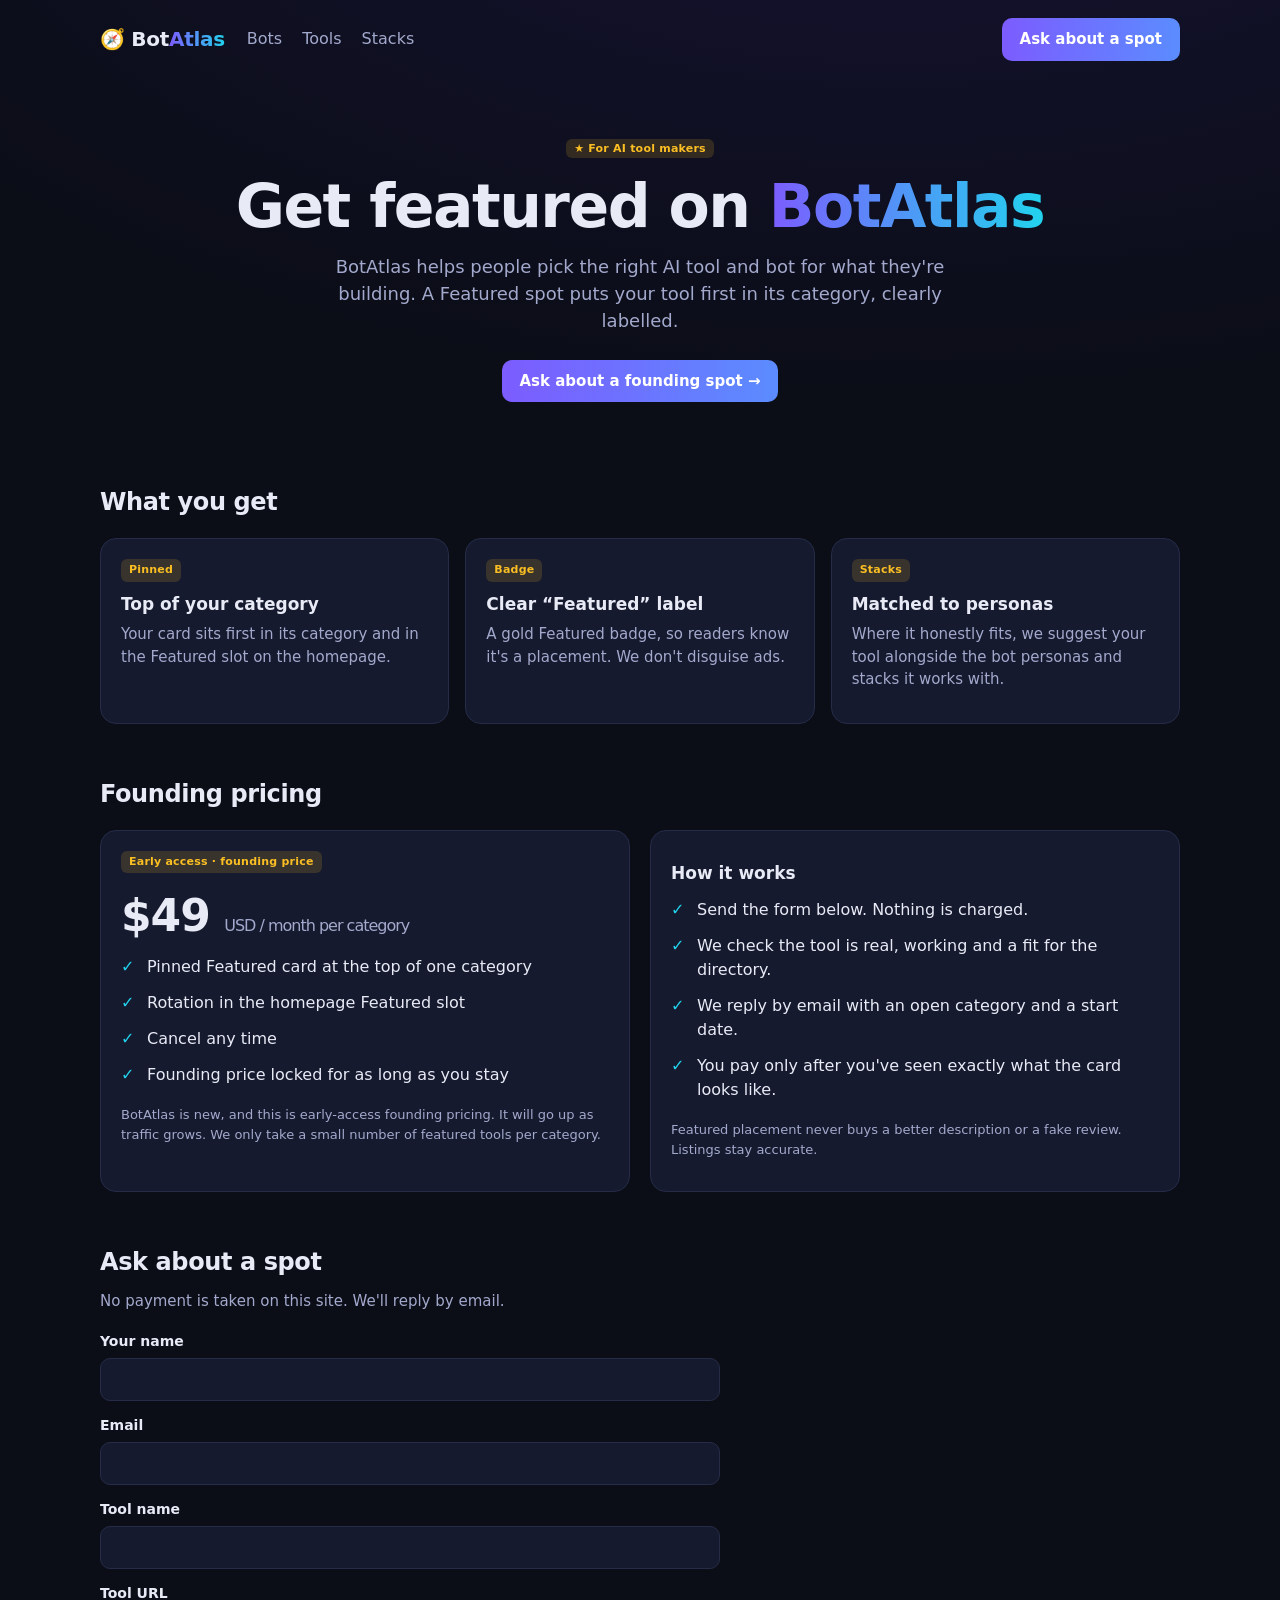
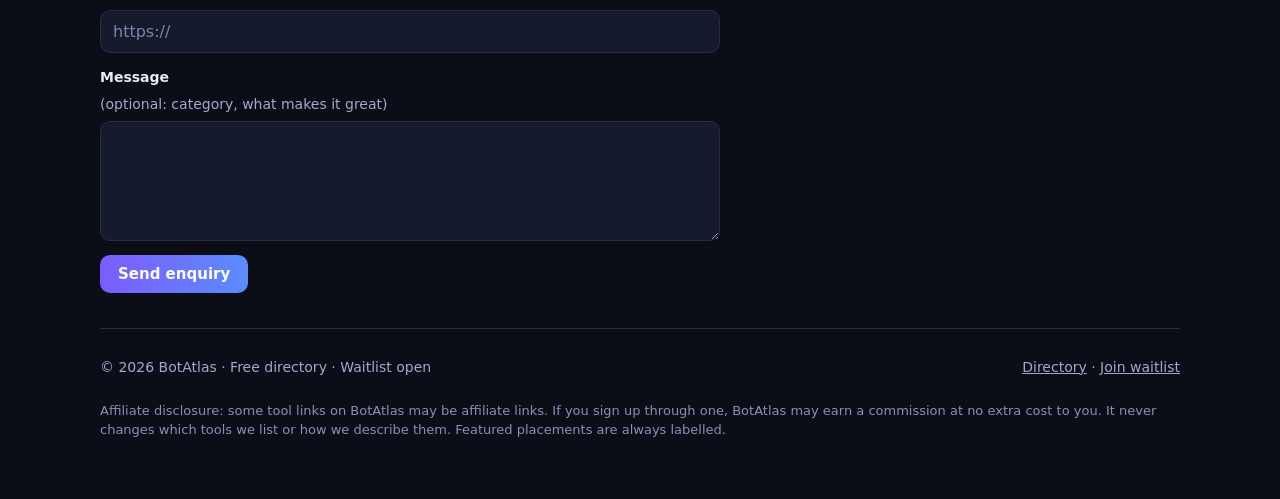
<file: featured.html>
<!doctype html>
<html lang="en-CA">
<head>
<meta charset="utf-8">
<meta name="viewport" content="width=device-width,initial-scale=1">
<title>Get featured on BotAtlas: founding spots for AI tool makers</title>
<meta name="description" content="Put your AI tool at the top of its category on BotAtlas with a pinned Featured card. Founding early-access pricing from $49/month. Ask about a spot, no payment taken online.">
<link rel="canonical" href="https://tchal453.github.io/botatlas/featured.html">
<meta name="theme-color" content="#0b0d17">
<meta property="og:type" content="website">
<meta property="og:site_name" content="BotAtlas">
<meta property="og:title" content="Get featured on BotAtlas">
<meta property="og:description" content="A pinned Featured card at the top of your category. Founding early-access pricing from $49/month.">
<meta property="og:url" content="https://tchal453.github.io/botatlas/featured.html">
<meta name="twitter:card" content="summary">
<link rel="icon" href="data:image/svg+xml,<svg xmlns=%22http://www.w3.org/2000/svg%22 viewBox=%220 0 100 100%22><text y=%22.9em%22 font-size=%2290%22>🧭</text></svg>">
<link rel="stylesheet" href="styles.css">
</head>
<body>
<a class="skip" href="#main">Skip to content</a>
<div class="w">
<nav aria-label="Main">
  <a class="logo" href="./">🧭 Bot<span>Atlas</span></a>
  <div class="l">
    <a href="./#personas">Bots</a>
    <a href="./#tools">Tools</a>
    <a href="./#stacks">Stacks</a>
  </div>
  <a class="btn" href="#apply">Ask about a spot</a>
</nav>

<main id="main">
<section class="hero">
  <span class="badge f">★ For AI tool makers</span>
  <h1 style="margin-top:14px">Get featured on <em>BotAtlas</em></h1>
  <p class="sub">BotAtlas helps people pick the right AI tool and bot for what they're building. A Featured spot puts your tool first in its category, clearly labelled.</p>
  <a class="btn" href="#apply">Ask about a founding spot →</a>
</section>

<section aria-labelledby="what">
  <h2 id="what">What you get</h2>
  <div class="g3">
    <div class="card"><span class="badge f">Pinned</span><h3 class="n">Top of your category</h3><p>Your card sits first in its category and in the Featured slot on the homepage.</p></div>
    <div class="card"><span class="badge f">Badge</span><h3 class="n">Clear “Featured” label</h3><p>A gold Featured badge, so readers know it's a placement. We don't disguise ads.</p></div>
    <div class="card"><span class="badge f">Stacks</span><h3 class="n">Matched to personas</h3><p>Where it honestly fits, we suggest your tool alongside the bot personas and stacks it works with.</p></div>
  </div>
</section>

<section aria-labelledby="pricing">
  <h2 id="pricing">Founding pricing</h2>
  <div class="g2">
    <div class="card">
      <span class="badge f">Early access · founding price</span>
      <div class="price" style="margin-top:10px">$49 <small>USD / month per category</small></div>
      <ul class="ticks">
        <li>Pinned Featured card at the top of one category</li>
        <li>Rotation in the homepage Featured slot</li>
        <li>Cancel any time</li>
        <li>Founding price locked for as long as you stay</li>
      </ul>
      <p style="font-size:13px">BotAtlas is new, and this is early-access founding pricing. It will go up as traffic grows. We only take a small number of featured tools per category.</p>
    </div>
    <div class="card">
      <h3 class="n">How it works</h3>
      <ul class="ticks">
        <li>Send the form below. Nothing is charged.</li>
        <li>We check the tool is real, working and a fit for the directory.</li>
        <li>We reply by email with an open category and a start date.</li>
        <li>You pay only after you've seen exactly what the card looks like.</li>
      </ul>
      <p style="font-size:13px">Featured placement never buys a better description or a fake review. Listings stay accurate.</p>
    </div>
  </div>
</section>

<section id="apply" aria-labelledby="apply-h">
  <h2 id="apply-h">Ask about a spot</h2>
  <p class="sec-sub">No payment is taken on this site. We'll reply by email.</p>
  <form class="form" id="feat-form" novalidate>
    <label>Your name<input name="name" id="f-name" required autocomplete="name"></label>
    <label>Email<input type="email" name="email" id="f-email" required autocomplete="email"></label>
    <label>Tool name<input name="tool" id="f-tool" required></label>
    <label>Tool URL<input type="url" name="url" id="f-url" required placeholder="https://"></label>
    <label>Message <span style="font-weight:400;color:var(--mut)">(optional: category, what makes it great)</span><textarea name="message" id="f-msg"></textarea></label>
    <input type="text" name="_honey" tabindex="-1" autocomplete="off" style="display:none" aria-hidden="true">
    <button class="btn" id="f-btn" type="submit" style="justify-self:start">Send enquiry</button>
    <p class="msg" id="f-status" role="status" aria-live="polite" style="margin:0"></p>
  </form>
</section>
</main>

<footer>
  <div class="row">
    <span>© 2026 BotAtlas · Free directory · Waitlist open</span>
    <span><a href="./">Directory</a> · <a href="./#waitlist-email">Join waitlist</a></span>
  </div>
  <p class="disc">Affiliate disclosure: some tool links on BotAtlas may be affiliate links. If you sign up through one, BotAtlas may earn a commission at no extra cost to you. It never changes which tools we list or how we describe them. Featured placements are always labelled.</p>
</footer>
</div>
<script>
(function () {
  var ENDPOINT = 'https://formsubmit.co/ajax/tychalloner@gmail.com';
  var f = document.getElementById('feat-form'), btn = document.getElementById('f-btn'), st = document.getElementById('f-status');
  function v(id) { return (document.getElementById(id).value || '').trim(); }
  f.addEventListener('submit', function (e) {
    e.preventDefault();
    st.classList.remove('err'); st.textContent = '';
    var data = { name: v('f-name'), email: v('f-email'), tool: v('f-tool'), url: v('f-url'), message: v('f-msg') };
    var bad = !data.name ? 'f-name' : !/^[^\s@]+@[^\s@]+\.[^\s@]+$/.test(data.email) ? 'f-email' : !data.tool ? 'f-tool' : !/^https?:\/\/\S+\.\S+/.test(data.url) ? 'f-url' : '';
    if (bad) { st.classList.add('err'); st.textContent = 'Please fill in your name, a valid email, the tool name and a URL starting with https://'; document.getElementById(bad).focus(); return; }
    if (f._honey.value) return;
    btn.disabled = true; btn.textContent = 'Sending…';
    data._subject = 'BotAtlas featured enquiry: ' + data.tool;
    data._captcha = 'false';
    data._template = 'table';
    fetch(ENDPOINT, { method: 'POST', headers: { 'Content-Type': 'application/json', 'Accept': 'application/json' }, body: JSON.stringify(data) })
      .then(function (r) { if (!r.ok) throw new Error(); return r.json().catch(function () { return {}; }); })
      .then(function () { st.textContent = "Thanks! We got it and will reply by email soon."; f.reset(); })
      .catch(function () { st.classList.add('err'); st.textContent = "Couldn't send right now. Email tychalloner@gmail.com instead."; })
      .finally(function () { btn.disabled = false; btn.textContent = 'Send enquiry'; });
  });
})();
</script>
</body>
</html>
</file>
<file: styles.css>
:root{--bg:#0b0d17;--card:#151a2e;--line:#262c48;--txt:#e8eaf6;--mut:#a3a9cc;--a:#7c5cff;--b:#22d3ee;--gold:#fbbf24}
*{box-sizing:border-box}
html{scroll-behavior:smooth}
body{margin:0;font-family:Inter,system-ui,-apple-system,"Segoe UI",sans-serif;background:radial-gradient(1200px 600px at 70% -10%,#2a1f6b55,transparent),var(--bg);color:var(--txt);line-height:1.5}
a{color:inherit;text-decoration:none}
a:focus-visible,button:focus-visible,input:focus-visible,textarea:focus-visible,select:focus-visible{outline:2px solid var(--b);outline-offset:2px}
.skip{position:absolute;left:-999px;top:8px;background:var(--a);color:#fff;padding:8px 12px;border-radius:8px;z-index:9}
.skip:focus{left:8px}
.sr{position:absolute;width:1px;height:1px;overflow:hidden;clip:rect(0 0 0 0);white-space:nowrap}
.w{max-width:1120px;margin:auto;padding:0 20px}
nav{display:flex;align-items:center;gap:22px;padding:18px 0;flex-wrap:wrap}
.logo{font-weight:800;font-size:20px;letter-spacing:-0.3px}
.logo span,h1 em{background:linear-gradient(90deg,var(--a),var(--b));-webkit-background-clip:text;background-clip:text;color:transparent}
nav .l{display:flex;gap:20px;color:var(--mut);flex:1}
nav .l a:hover{color:var(--txt)}
.btn{display:inline-block;padding:10px 18px;border-radius:10px;background:linear-gradient(90deg,var(--a),#5b8cff);font-weight:600;border:0;color:#fff;cursor:pointer;font-size:15px;font-family:inherit}
.btn:hover{filter:brightness(1.08)}
.btn:disabled{opacity:.6;cursor:not-allowed}
.ghost{background:transparent;border:1px solid var(--line);color:var(--txt)}
.ghost:hover{border-color:var(--a)}
.hero{text-align:center;padding:56px 0 30px}
h1{font-size:clamp(32px,6vw,60px);margin:0 0 14px;letter-spacing:-1.5px;line-height:1.1}
h1 em{font-style:normal}
.sub{color:var(--mut);font-size:18px;max-width:640px;margin:0 auto 26px}
.waitlist{max-width:520px;margin:0 auto;display:flex;gap:10px;background:var(--card);border:1px solid var(--line);border-radius:16px;padding:8px}
.waitlist input{flex:1;background:none;border:0;color:var(--txt);font-size:16px;outline:none;padding:10px 12px;min-width:0}
input::placeholder,textarea::placeholder{color:#7d84ab}
.msg{margin:14px auto 0;max-width:520px;font-size:15px;color:var(--b);min-height:1.4em}
.msg.err{color:#ff8a8a}
h2{font-size:24px;margin:52px 0 18px;letter-spacing:-0.4px}
.sec-sub{color:var(--mut);margin:-8px 0 18px;font-size:15px}
.g2{display:grid;grid-template-columns:1fr 1fr;gap:20px}
.g3{display:grid;grid-template-columns:repeat(3,1fr);gap:16px}
.g4{display:grid;grid-template-columns:repeat(4,1fr);gap:16px}
.card{background:var(--card);border:1px solid var(--line);border-radius:16px;padding:20px;transition:border-color .15s;display:flex;flex-direction:column}
.card:hover{border-color:#3a4270}
.entry{padding:30px}
.entry .ic{font-size:34px}
.entry h3{font-size:22px;margin:10px 0 6px}
.card p{color:var(--mut);margin:0 0 12px;font-size:15px}
.badge{align-self:flex-start;font-size:11px;padding:3px 8px;border-radius:6px;background:#7c5cff33;color:#c4b5ff;font-weight:600;letter-spacing:.02em}
.badge.t{background:#22d3ee22;color:#7ee8f7}
.badge.f{background:#fbbf2426;color:var(--gold)}
.card h3.n{margin:10px 0 6px;font-size:17px}
.meta{font-size:13px;color:var(--mut);margin-top:auto}
.go{font-size:13px;color:var(--b);font-weight:600;margin-top:8px}
.pill{display:inline-block;font-size:12px;margin:3px 4px 0 0;padding:4px 9px;border-radius:7px;background:#0e1222;border:1px solid var(--line);color:var(--txt)}
a.pill:hover{border-color:var(--b)}
.copy{margin-top:12px;align-self:flex-start;font-size:13px;padding:6px 12px}
.controls{display:flex;flex-direction:column;gap:12px;margin:0 0 20px}
.search{width:100%;background:var(--card);border:1px solid var(--line);border-radius:12px;color:var(--txt);font-size:16px;padding:12px 14px;font-family:inherit}
.chips{display:flex;flex-wrap:wrap;gap:8px}
.chip{padding:7px 13px;border:1px solid var(--line);border-radius:999px;color:var(--mut);font-size:14px;background:transparent;cursor:pointer;font-family:inherit}
.chip:hover{border-color:var(--a);color:#fff}
.chip[aria-pressed="true"]{background:var(--a);border-color:var(--a);color:#fff}
.count{font-size:13px;color:var(--mut)}
.empty{color:var(--mut);padding:20px 0}
.slot{border:2px dashed #fbbf2466;background:linear-gradient(135deg,#1b1a2e,#151a2e)}
.slot:hover{border-color:var(--gold)}
.stacks{display:flex;gap:16px;overflow-x:auto;padding-bottom:8px;scrollbar-width:thin}
.stack{min-width:270px;flex-shrink:0}
.cta{margin:60px 0;text-align:center;padding:46px 24px;background:linear-gradient(135deg,#2a1f6b,#0f3a4a);border-radius:22px}
.cta h2{margin-top:0}
.cta p{color:#c8cbe6;max-width:520px;margin:0 auto 22px}
footer{color:var(--mut);padding:28px 0 46px;display:flex;flex-direction:column;gap:10px;border-top:1px solid var(--line);font-size:14px}
footer .row{display:flex;justify-content:space-between;gap:16px;flex-wrap:wrap}
footer a{text-decoration:underline}
.disc{font-size:13px;color:#8a90b5}
.form{display:grid;gap:14px;max-width:620px}
.form label{display:grid;gap:6px;font-size:14px;font-weight:600}
.form input,.form textarea{background:var(--card);border:1px solid var(--line);border-radius:10px;color:var(--txt);font-size:16px;padding:11px 12px;font-family:inherit}
.form textarea{min-height:120px;resize:vertical}
.price{font-size:44px;font-weight:800;letter-spacing:-1px}
.price small{font-size:16px;color:var(--mut);font-weight:500}
ul.ticks{padding-left:0;list-style:none;margin:0 0 12px}
ul.ticks li{padding:6px 0 6px 26px;position:relative;color:var(--txt)}
ul.ticks li:before{content:"✓";position:absolute;left:0;color:var(--b);font-weight:700}
@media(max-width:900px){.g3,.g4{grid-template-columns:1fr 1fr}}
@media(max-width:640px){.g2,.g3,.g4{grid-template-columns:1fr}nav .l{display:none}.waitlist{flex-direction:column}.waitlist .btn{width:100%}.hero{padding:36px 0 22px}}
@media(prefers-reduced-motion:reduce){html{scroll-behavior:auto}}
</file>
